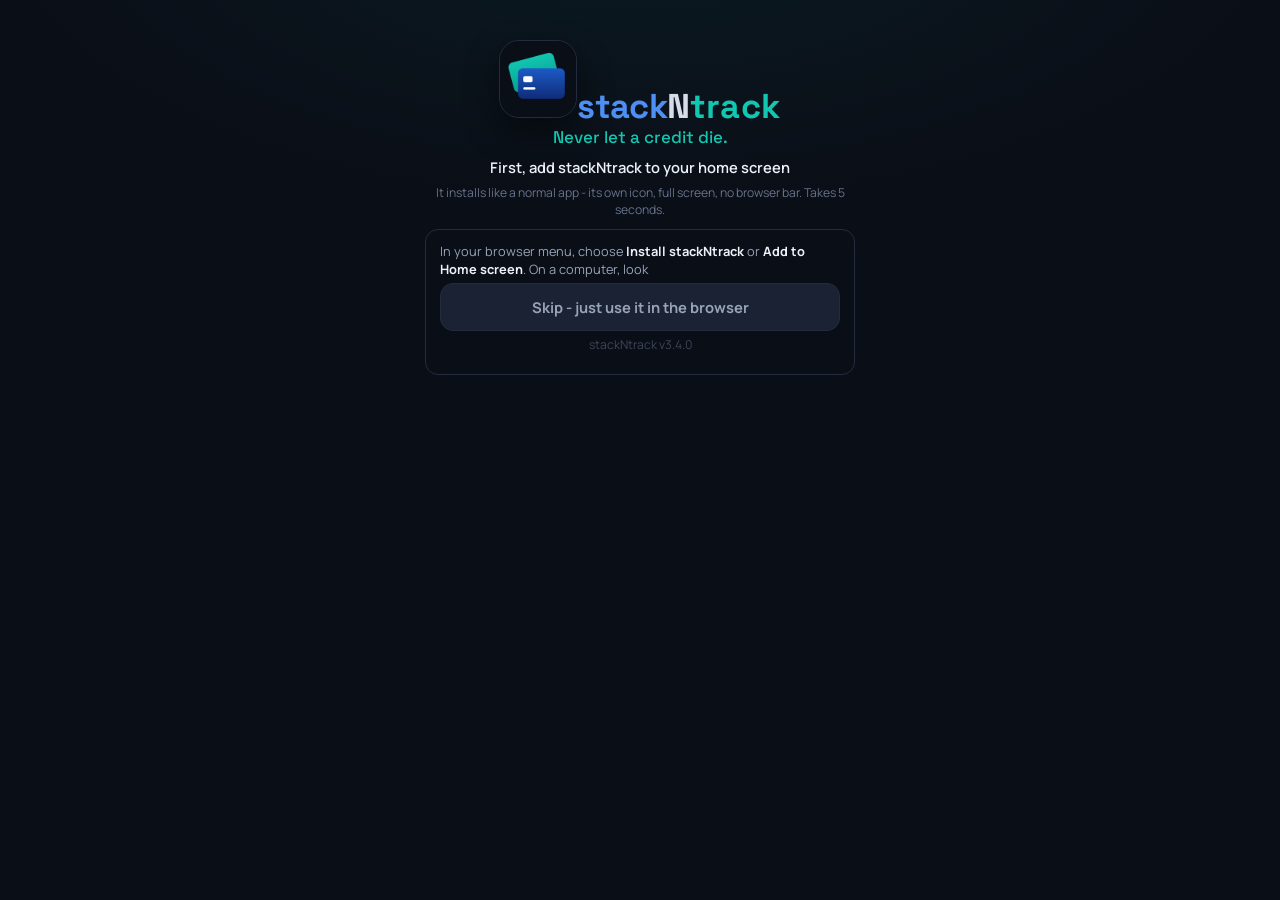
<file: index.html>
<!DOCTYPE html>
<html lang="en">
<head>
  <meta charset="utf-8">
  <meta name="viewport"
        content="width=device-width, initial-scale=1, viewport-fit=cover">
  <title>stackNtrack - never let a credit die</title>
  <meta name="description"
        content="Track every credit card benefit, credit, and free night you are owed - with deadlines and one-tap tracking.">
  <meta name="theme-color" content="#0A0E17">
  <link rel="manifest" href="manifest.webmanifest">
  <link rel="icon" type="image/png" sizes="192x192" href="icon-192.png">
  <link rel="apple-touch-icon" href="icon-192.png">
  <meta name="apple-mobile-web-app-capable" content="yes">
  <meta name="apple-mobile-web-app-status-bar-style"
        content="black-translucent">
  <meta name="apple-mobile-web-app-title" content="stackNtrack">
  <link rel="preconnect" href="https://fonts.googleapis.com">
  <link rel="preconnect" href="https://fonts.gstatic.com" crossorigin>
  <link href="https://fonts.googleapis.com/css2?family=Space+Grotesk:wght@500;600;700&family=Manrope:wght@400;500;600;700;800&display=swap"
        rel="stylesheet">
  <link rel="stylesheet" href="styles.css">
</head>
<body>
  <div id="app"><div class="hero" style="padding-top:4rem">
    <div class="wordmark"><span class="wm-1">stack</span><span
      class="wm-2">N</span><span class="wm-3">track</span></div>
    <div class="hero-sub">Loading&hellip;</div>
  </div></div>
  <div id="toast" class="toast"></div>
  <div id="modal-root"></div>

  <script src="supabase.js"></script>
  <script src="config.js"></script>
  <script src="logic.js"></script>
  <script src="app.js"></script>
  <script src="sw-register.js"></script>
</body>
</html>
</file>
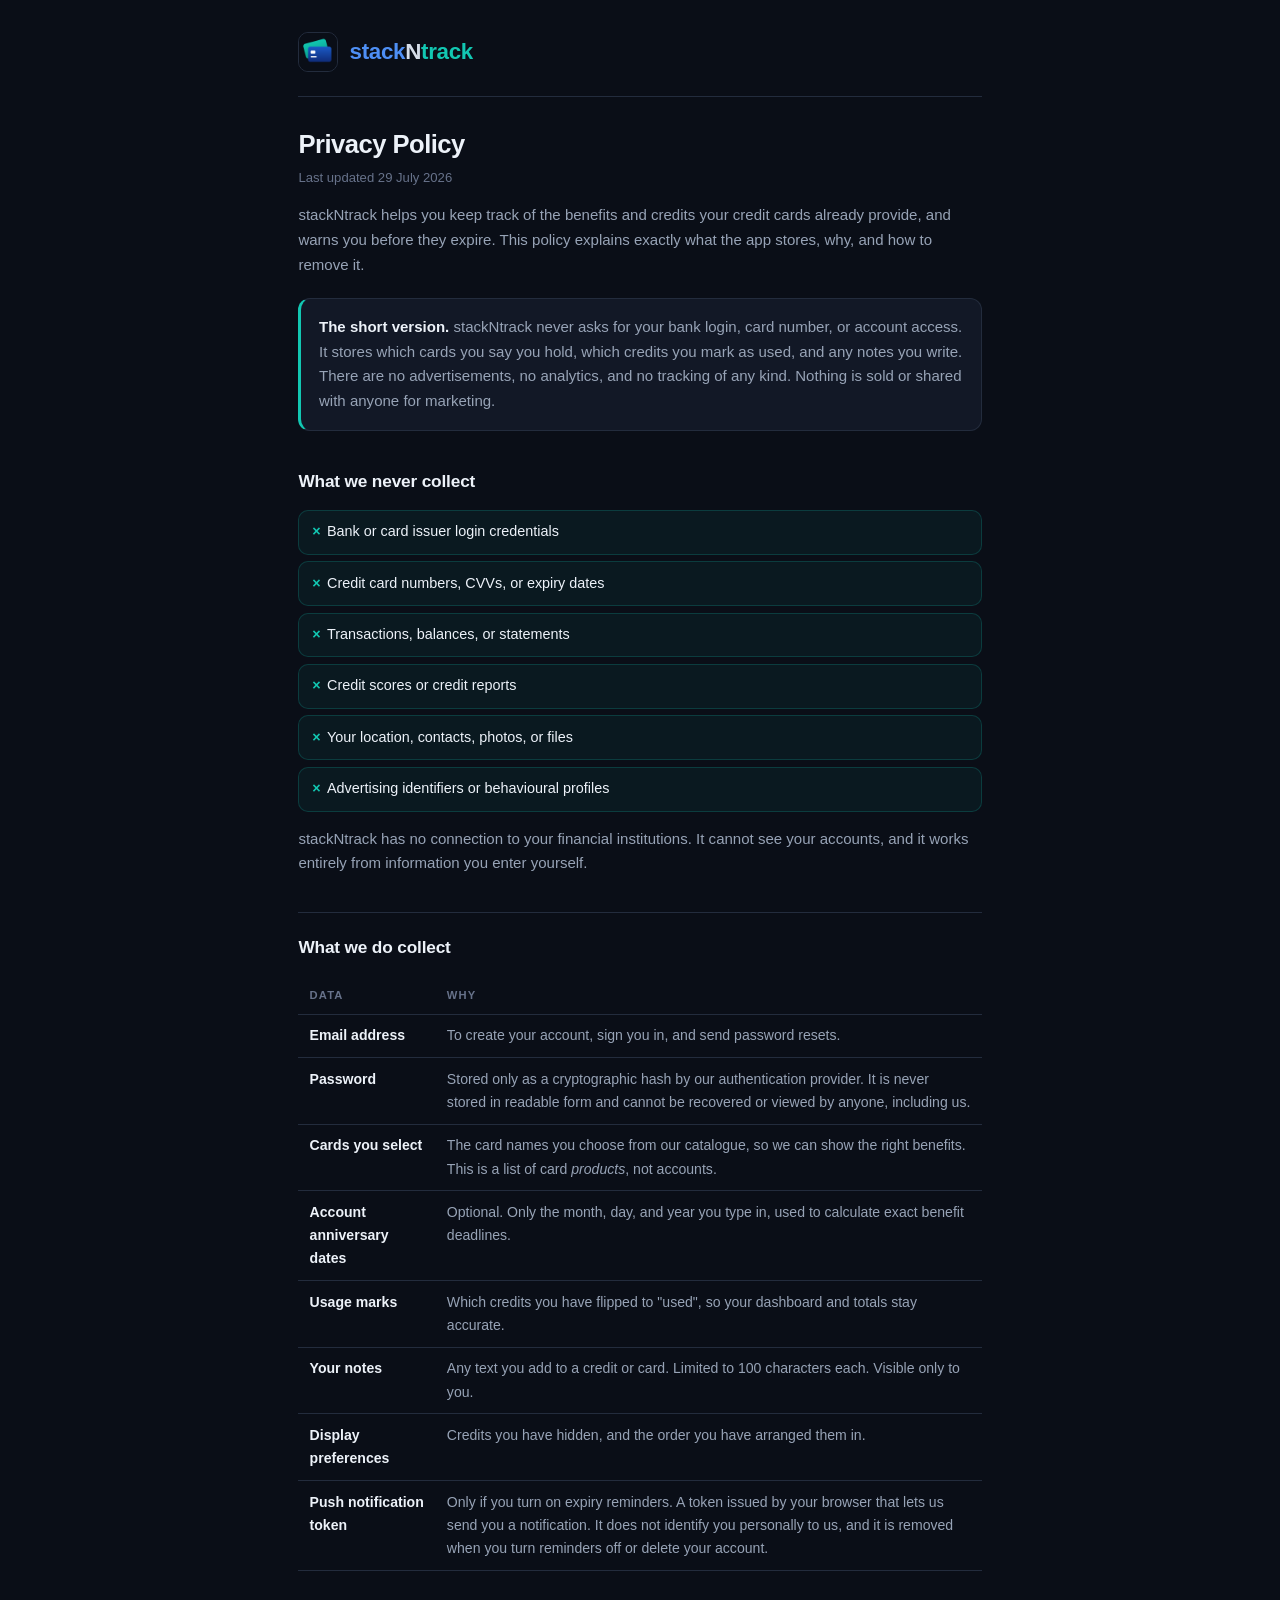
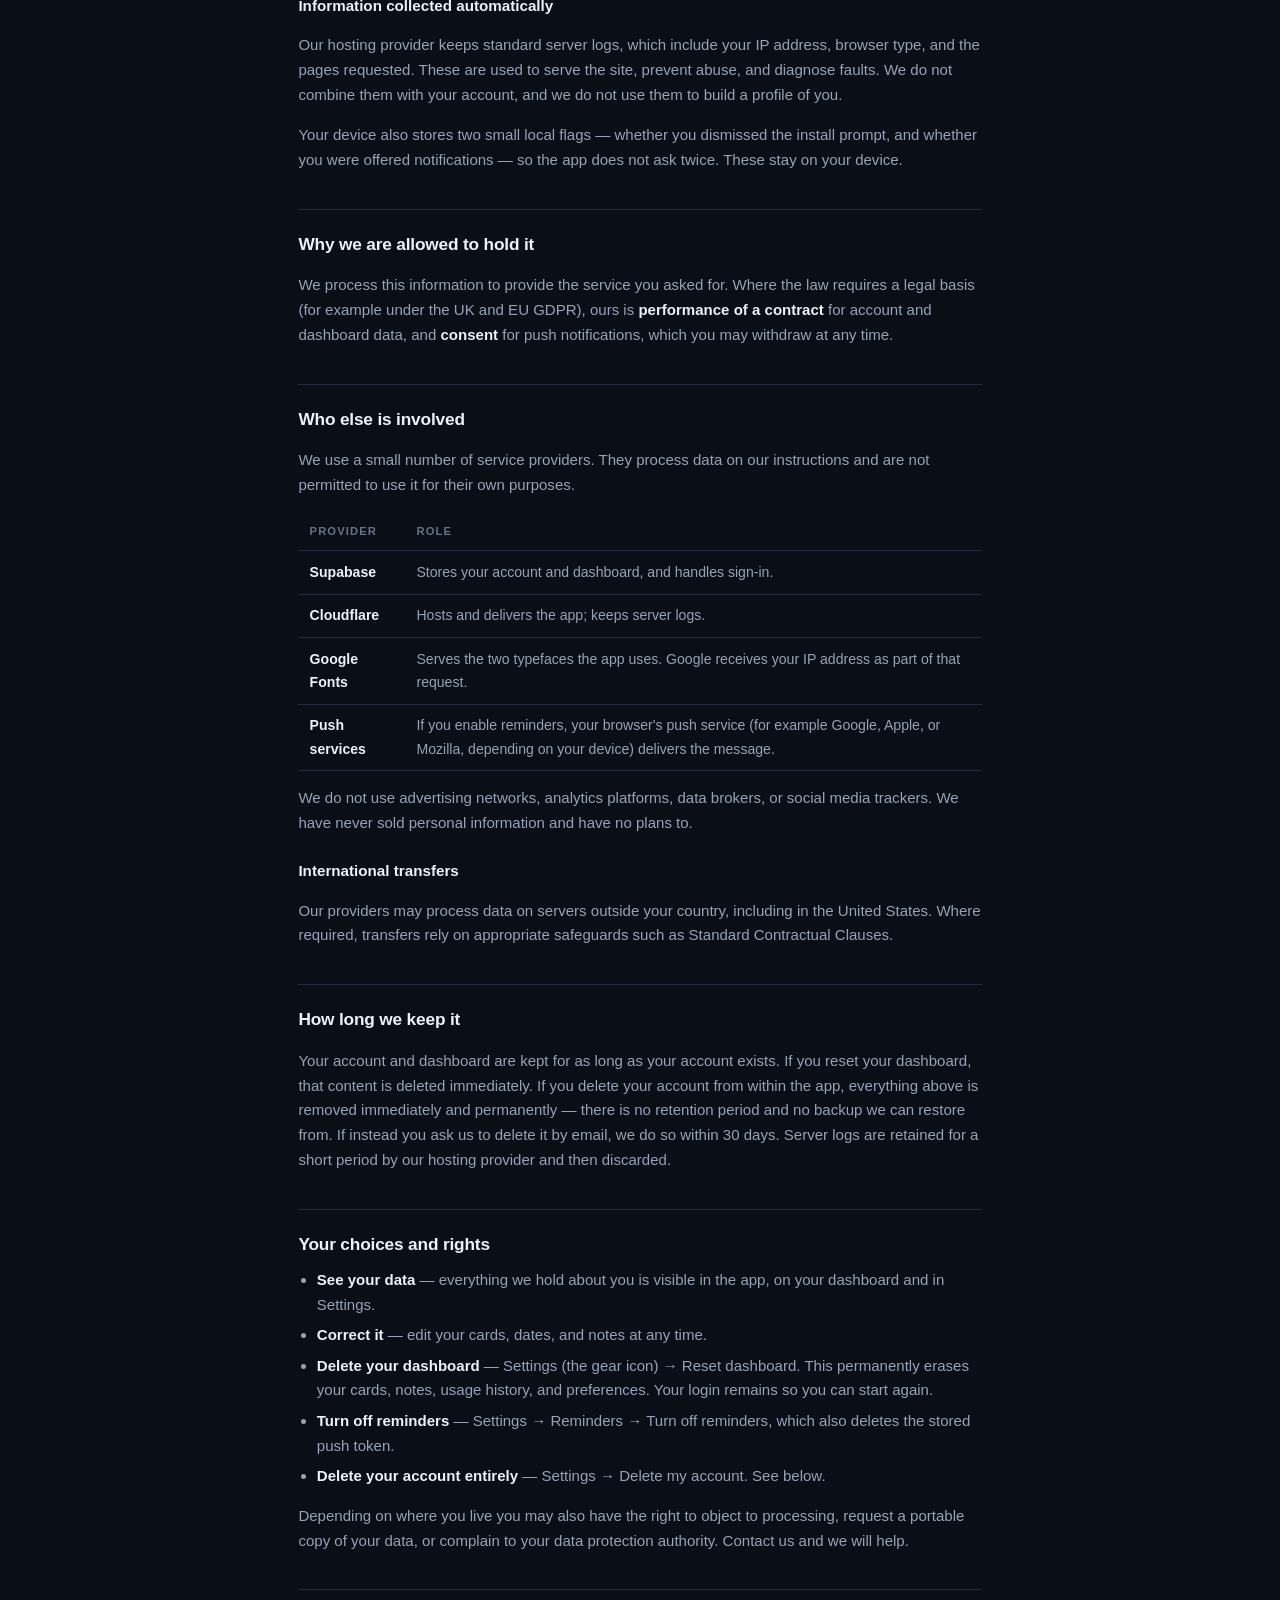
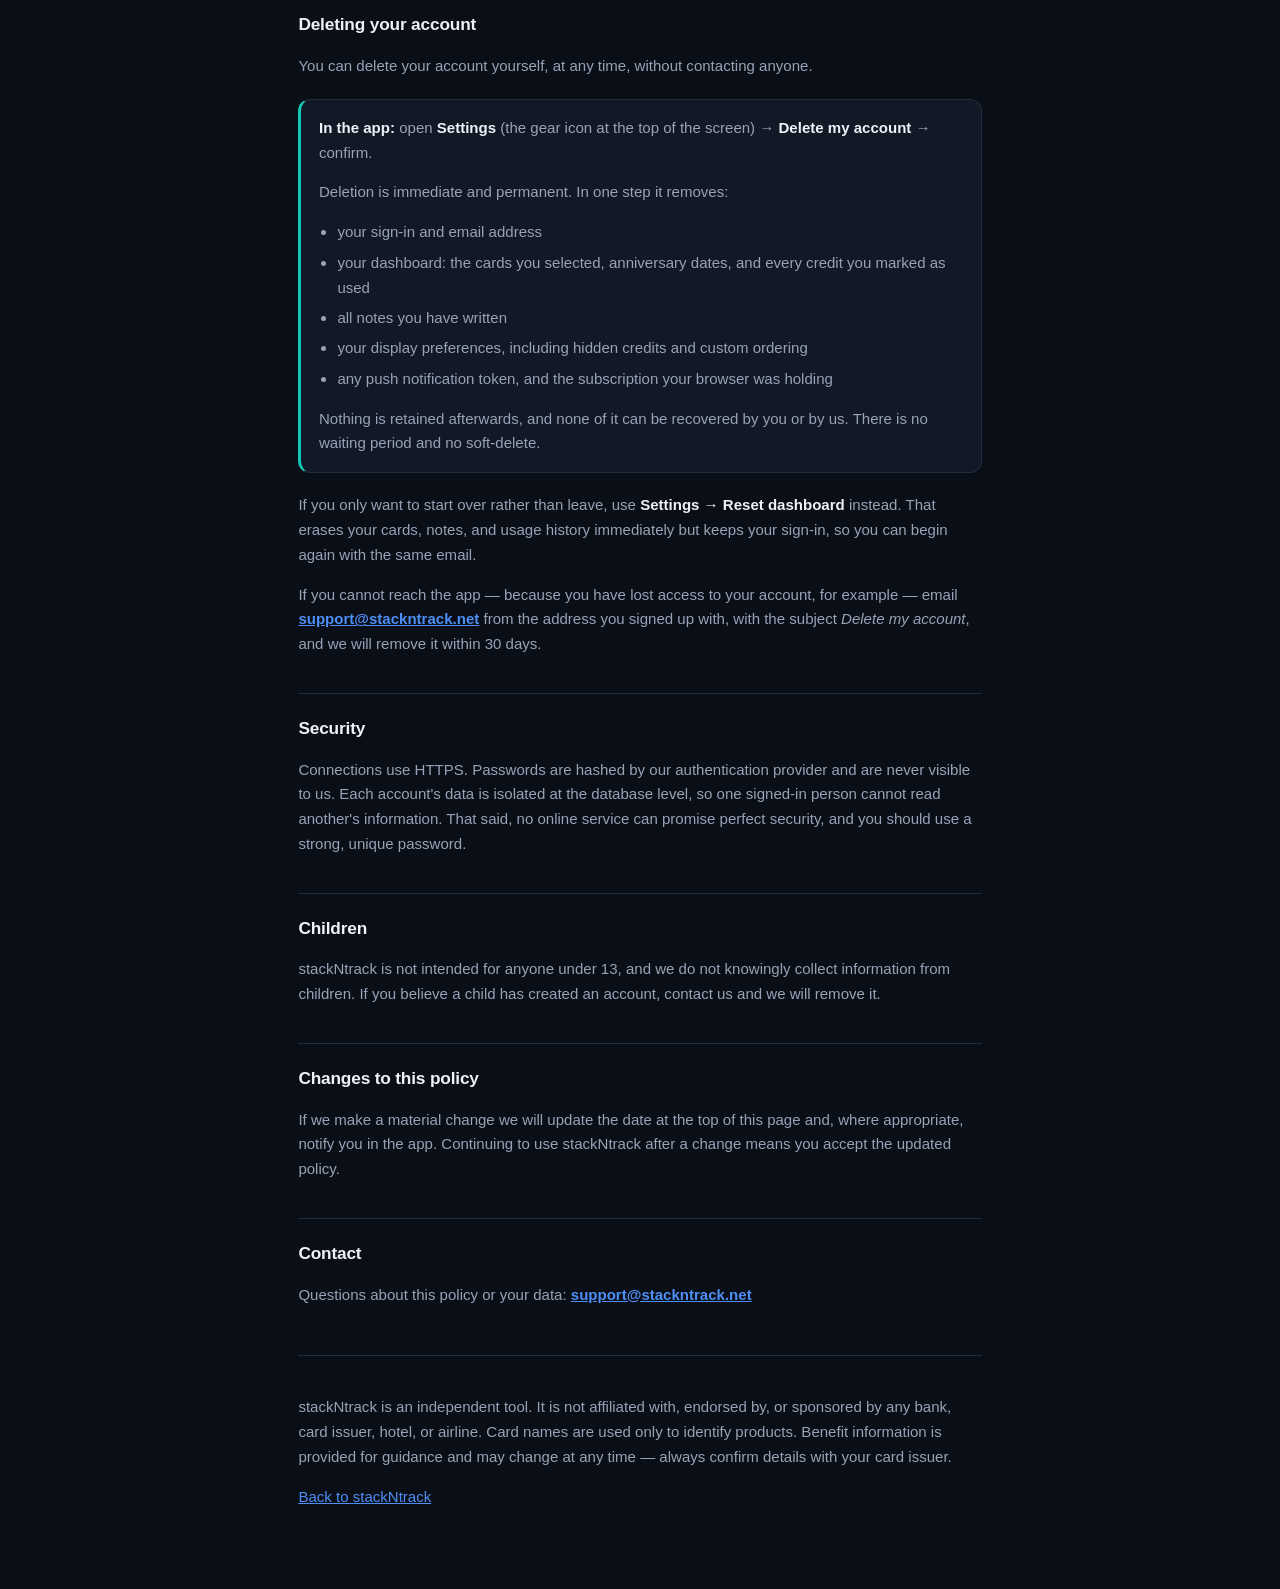
<file: privacy.html>
<!DOCTYPE html>
<html lang="en">
<head>
<meta charset="utf-8">
<meta name="viewport" content="width=device-width, initial-scale=1">
<title>Privacy Policy - stackNtrack</title>
<meta name="description" content="How stackNtrack handles your data. No bank logins, no trackers, no advertising.">
<meta name="theme-color" content="#0A0E17">
<link rel="icon" type="image/png" sizes="192x192" href="icon-192.png">
<style>
  :root{
    --felt:#0A0E17; --card:#121826; --hairline:#232C3D;
    --ink:#EDF2F9; --ink-dim:#97A3B6; --ink-faint:#67728A;
    --teal:#12C7B2; --blue:#4E8FF5; --silver:#D6DDE8; --amber:#F5A524;
  }
  *{box-sizing:border-box}
  html,body{margin:0;padding:0}
  body{
    background:radial-gradient(1100px 500px at 50% -10%,rgba(18,199,178,.07),transparent 60%),var(--felt);
    color:var(--ink);
    font-family:-apple-system,BlinkMacSystemFont,'Segoe UI',Roboto,sans-serif;
    font-size:16px; line-height:1.65; -webkit-font-smoothing:antialiased;
  }
  .page{max-width:720px;margin:0 auto;padding:2rem 1.15rem 4rem}
  header{padding-bottom:1.5rem;border-bottom:1px solid var(--hairline);margin-bottom:2rem}
  .brand{display:flex;align-items:center;gap:.7rem;text-decoration:none}
  .brand img{width:40px;height:40px;border-radius:10px;border:1px solid var(--hairline)}
  .wm{font-weight:800;font-size:1.4rem;letter-spacing:-.015em;line-height:1}
  .wm .a{color:var(--blue)} .wm .n{color:var(--silver)} .wm .b{color:var(--teal)}
  h1{font-size:1.6rem;letter-spacing:-.02em;margin:1.5rem 0 .35rem;line-height:1.25}
  .eff{font-size:.82rem;color:var(--ink-faint);margin:0}
  h2{font-size:1.08rem;margin:2.25rem 0 .6rem;letter-spacing:-.01em;
     padding-top:1.25rem;border-top:1px solid var(--hairline)}
  h2:first-of-type{border-top:none;padding-top:0}
  h3{font-size:.95rem;margin:1.4rem 0 .4rem;color:var(--ink)}
  p,li{color:var(--ink-dim);font-size:.94rem}
  ul{padding-left:1.15rem;margin:.5rem 0}
  li{margin:.35rem 0}
  strong{color:var(--ink)}
  a{color:var(--blue)}
  .callout{background:var(--card);border:1px solid var(--hairline);
    border-left:3px solid var(--teal);border-radius:12px;
    padding:1rem 1.1rem;margin:1.25rem 0}
  .callout p:last-child{margin-bottom:0}
  .callout p:first-child{margin-top:0}
  table{width:100%;border-collapse:collapse;margin:.9rem 0;font-size:.88rem}
  th,td{text-align:left;padding:.6rem .7rem;border-bottom:1px solid var(--hairline);
    vertical-align:top;color:var(--ink-dim)}
  th{color:var(--ink-faint);font-size:.7rem;text-transform:uppercase;
     letter-spacing:.1em;font-weight:700}
  code{background:#1B2333;border:1px solid var(--hairline);border-radius:5px;
    padding:.1rem .35rem;font-size:.85em;color:var(--silver)}
  footer{margin-top:3rem;padding-top:1.5rem;border-top:1px solid var(--hairline);
    font-size:.84rem;color:var(--ink-faint)}
  .never{display:grid;gap:.4rem;margin:.9rem 0}
  .never div{background:rgba(18,199,178,.06);border:1px solid rgba(18,199,178,.2);
    border-radius:10px;padding:.6rem .8rem;font-size:.9rem;color:var(--ink)}
  .never span{color:var(--teal);font-weight:800;margin-right:.4rem}
</style>
</head>
<body>
<div class="page">

<header>
  <a class="brand" href="./">
    <img src="icon-192.png" alt="">
    <span class="wm"><span class="a">stack</span><span class="n">N</span><span class="b">track</span></span>
  </a>
</header>

<h1>Privacy Policy</h1>
<p class="eff">Last updated 29 July 2026</p>

<p>stackNtrack helps you keep track of the benefits and credits your credit
cards already provide, and warns you before they expire. This policy
explains exactly what the app stores, why, and how to remove it.</p>

<div class="callout">
  <p><strong>The short version.</strong> stackNtrack never asks for your
  bank login, card number, or account access. It stores which cards you
  say you hold, which credits you mark as used, and any notes you write.
  There are no advertisements, no analytics, and no tracking of any kind.
  Nothing is sold or shared with anyone for marketing.</p>
</div>

<h2>What we never collect</h2>
<div class="never">
  <div><span>&times;</span>Bank or card issuer login credentials</div>
  <div><span>&times;</span>Credit card numbers, CVVs, or expiry dates</div>
  <div><span>&times;</span>Transactions, balances, or statements</div>
  <div><span>&times;</span>Credit scores or credit reports</div>
  <div><span>&times;</span>Your location, contacts, photos, or files</div>
  <div><span>&times;</span>Advertising identifiers or behavioural profiles</div>
</div>
<p>stackNtrack has no connection to your financial institutions. It cannot
see your accounts, and it works entirely from information you enter
yourself.</p>

<h2>What we do collect</h2>

<table>
  <tr><th>Data</th><th>Why</th></tr>
  <tr>
    <td><strong>Email address</strong></td>
    <td>To create your account, sign you in, and send password resets.</td>
  </tr>
  <tr>
    <td><strong>Password</strong></td>
    <td>Stored only as a cryptographic hash by our authentication
    provider. It is never stored in readable form and cannot be
    recovered or viewed by anyone, including us.</td>
  </tr>
  <tr>
    <td><strong>Cards you select</strong></td>
    <td>The card names you choose from our catalogue, so we can show the
    right benefits. This is a list of card <em>products</em>, not
    accounts.</td>
  </tr>
  <tr>
    <td><strong>Account anniversary dates</strong></td>
    <td>Optional. Only the month, day, and year you type in, used to
    calculate exact benefit deadlines.</td>
  </tr>
  <tr>
    <td><strong>Usage marks</strong></td>
    <td>Which credits you have flipped to "used", so your dashboard and
    totals stay accurate.</td>
  </tr>
  <tr>
    <td><strong>Your notes</strong></td>
    <td>Any text you add to a credit or card. Limited to 100 characters
    each. Visible only to you.</td>
  </tr>
  <tr>
    <td><strong>Display preferences</strong></td>
    <td>Credits you have hidden, and the order you have arranged them in.</td>
  </tr>
  <tr>
    <td><strong>Push notification token</strong></td>
    <td>Only if you turn on expiry reminders. A token issued by your
    browser that lets us send you a notification. It does not identify
    you personally to us, and it is removed when you turn reminders off or
    delete your account.</td>
  </tr>
</table>

<h3>Information collected automatically</h3>
<p>Our hosting provider keeps standard server logs, which include your IP
address, browser type, and the pages requested. These are used to serve
the site, prevent abuse, and diagnose faults. We do not combine them with
your account, and we do not use them to build a profile of you.</p>
<p>Your device also stores two small local flags — whether you dismissed
the install prompt, and whether you were offered notifications — so the
app does not ask twice. These stay on your device.</p>

<h2>Why we are allowed to hold it</h2>
<p>We process this information to provide the service you asked for. Where
the law requires a legal basis (for example under the UK and EU GDPR),
ours is <strong>performance of a contract</strong> for account and
dashboard data, and <strong>consent</strong> for push notifications, which
you may withdraw at any time.</p>

<h2>Who else is involved</h2>
<p>We use a small number of service providers. They process data on our
instructions and are not permitted to use it for their own purposes.</p>

<table>
  <tr><th>Provider</th><th>Role</th></tr>
  <tr><td><strong>Supabase</strong></td>
      <td>Stores your account and dashboard, and handles sign-in.</td></tr>
  <tr><td><strong>Cloudflare</strong></td>
      <td>Hosts and delivers the app; keeps server logs.</td></tr>
  <tr><td><strong>Google Fonts</strong></td>
      <td>Serves the two typefaces the app uses. Google receives your IP
      address as part of that request.</td></tr>
  <tr><td><strong>Push services</strong></td>
      <td>If you enable reminders, your browser's push service (for
      example Google, Apple, or Mozilla, depending on your device)
      delivers the message.</td></tr>
</table>

<p>We do not use advertising networks, analytics platforms, data brokers,
or social media trackers. We have never sold personal information and have
no plans to.</p>

<h3>International transfers</h3>
<p>Our providers may process data on servers outside your country,
including in the United States. Where required, transfers rely on
appropriate safeguards such as Standard Contractual Clauses.</p>

<h2>How long we keep it</h2>
<p>Your account and dashboard are kept for as long as your account exists.
If you reset your dashboard, that content is deleted immediately. If you
delete your account from within the app, everything above is removed
immediately and permanently — there is no retention period and no
backup we can restore from. If instead you ask us to delete it by email,
we do so within 30 days.
Server logs are retained for a short period by our hosting provider and
then discarded.</p>

<h2>Your choices and rights</h2>
<ul>
  <li><strong>See your data</strong> — everything we hold about you is
  visible in the app, on your dashboard and in Settings.</li>
  <li><strong>Correct it</strong> — edit your cards, dates, and notes at
  any time.</li>
  <li><strong>Delete your dashboard</strong> — Settings (the gear icon)
  &rarr; Reset dashboard. This permanently erases your cards, notes,
  usage history, and preferences. Your login remains so you can start
  again.</li>
  <li><strong>Turn off reminders</strong> — Settings &rarr; Reminders
  &rarr; Turn off reminders, which also deletes the stored push
  token.</li>
  <li><strong>Delete your account entirely</strong> — Settings &rarr; Delete my account. See below.</li>
</ul>
<p>Depending on where you live you may also have the right to object to
processing, request a portable copy of your data, or complain to your data
protection authority. Contact us and we will help.</p>

<h2>Deleting your account</h2>
<p>You can delete your account yourself, at any time, without contacting
anyone.</p>

<div class="callout">
  <p><strong>In the app:</strong> open <strong>Settings</strong> (the gear
  icon at the top of the screen) &rarr; <strong>Delete my account</strong>
  &rarr; confirm.</p>
  <p>Deletion is immediate and permanent. In one step it removes:</p>
  <ul>
    <li>your sign-in and email address</li>
    <li>your dashboard: the cards you selected, anniversary dates, and
    every credit you marked as used</li>
    <li>all notes you have written</li>
    <li>your display preferences, including hidden credits and custom
    ordering</li>
    <li>any push notification token, and the subscription your browser
    was holding</li>
  </ul>
  <p>Nothing is retained afterwards, and none of it can be recovered by
  you or by us. There is no waiting period and no soft-delete.</p>
</div>

<p>If you only want to start over rather than leave, use
<strong>Settings &rarr; Reset dashboard</strong> instead. That erases your
cards, notes, and usage history immediately but keeps your sign-in, so you
can begin again with the same email.</p>

<p>If you cannot reach the app — because you have lost access to
your account, for example — email
<strong><a href="mailto:support@stackntrack.net">support@stackntrack.net</a></strong>
from the address you signed up with, with the subject <em>Delete my
account</em>, and we will remove it within 30 days.</p>

<h2>Security</h2>
<p>Connections use HTTPS. Passwords are hashed by our authentication
provider and are never visible to us. Each account's data is isolated at
the database level, so one signed-in person cannot read another's
information. That said, no online service can promise perfect security,
and you should use a strong, unique password.</p>

<h2>Children</h2>
<p>stackNtrack is not intended for anyone under 13, and we do not
knowingly collect information from children. If you believe a child has
created an account, contact us and we will remove it.</p>

<h2>Changes to this policy</h2>
<p>If we make a material change we will update the date at the top of this
page and, where appropriate, notify you in the app. Continuing to use
stackNtrack after a change means you accept the updated policy.</p>

<h2>Contact</h2>
<p>Questions about this policy or your data:
<strong><a href="mailto:support@stackntrack.net">support@stackntrack.net</a></strong></p>

<footer>
  <p>stackNtrack is an independent tool. It is not affiliated with,
  endorsed by, or sponsored by any bank, card issuer, hotel, or airline.
  Card names are used only to identify products. Benefit information is
  provided for guidance and may change at any time — always confirm
  details with your card issuer.</p>
  <p><a href="./">Back to stackNtrack</a></p>
</footer>

</div>
</body>
</html>
</file>
<file: styles.css>
/* Bennys design system */
:root {
  --felt: #0A0E17; --card: #121826; --raise: #1A2233;
  --hairline: #232C3D; --ink: #EDF2F9; --ink-dim: #97A3B6;
  --ink-faint: #67728A;
  --teal: #12C7B2; --teal-deep: #0A8F80;
  --blue: #4E8FF5; --blue-deep: #14307D;
  --amber: #F5A524;
  --mint: #3DBE6B; --signal: #E0564F; --sky: #7FB4FF;
  --silver: #D6DDE8;
  --r-lg: 18px; --r-md: 13px; --r-pill: 999px;
  --display: 'Space Grotesk', 'Segoe UI', sans-serif;
  --ui: 'Manrope', -apple-system, 'Segoe UI', sans-serif;
}
* { box-sizing: border-box; }
html, body { margin: 0; padding: 0; }
body {
  font-family: var(--ui); color: var(--ink);
  background:
    radial-gradient(1100px 500px at 50% -10%, rgba(18,199,178,.07), transparent 60%),
    var(--felt);
  min-height: 100vh; -webkit-font-smoothing: antialiased;
}
#app { max-width: 460px; margin: 0 auto;
  padding: calc(.9rem + env(safe-area-inset-top)) .95rem
           calc(4.5rem + env(safe-area-inset-bottom)); }
a { color: var(--sky); }

/* ---------- brand / hero ---------- */
.brand { display: flex; align-items: center; gap: .7rem;
  margin: .2rem 0 .15rem; }
.brand-icon { width: 42px; height: 42px; border-radius: 11px;
  border: 1px solid var(--hairline); }
.brand-name { font-family: var(--display); font-weight: 700;
  font-size: 1.55rem; line-height: 1; letter-spacing: -.01em; }
.brand-tag { font-size: .76rem; color: var(--ink-dim); margin-top: .2rem; }
.hint { font-size: .76rem; color: var(--ink-faint); margin: .25rem 0 .55rem; }
.hero { text-align: center; padding: 1.6rem .5rem .9rem; }
.hero-icon { width: 78px; height: 78px; border-radius: 20px;
  border: 1px solid var(--hairline);
  box-shadow: 0 14px 34px rgba(0,0,0,.45); }
.hero-name { font-family: var(--display); font-weight: 700;
  font-size: 2.35rem; margin-top: .7rem; letter-spacing: -.02em; }
.hero-thesis { font-family: var(--display); font-weight: 500;
  font-size: 1.06rem; color: var(--teal); margin-top: .15rem; }
.hero-sub { font-size: .86rem; color: var(--ink-dim); line-height: 1.55;
  max-width: 330px; margin: .55rem auto 0; }
.sub { font-size: .8rem; color: var(--ink-dim); margin: 0 0 .4rem; }
.sub b { color: var(--ink); }
.err { color: #ff8f88; font-size: .8rem; margin: .3rem 0; min-height: 1em; }
.ok { color: #6fd39a; font-size: .8rem; margin: .3rem 0; }

/* ---------- inputs & buttons ---------- */
input[type=text], input[type=email], input[type=password], select {
  width: 100%; background: var(--card); color: var(--ink);
  border: 1px solid var(--hairline); border-radius: var(--r-md);
  padding: .72rem .95rem; font-size: 16px; font-family: var(--ui);
  outline: none; transition: border-color .15s, box-shadow .15s;
  appearance: none; -webkit-appearance: none;
}
input:focus, select:focus {
  border-color: var(--teal);
  box-shadow: 0 0 0 3px rgba(18,199,178,.18);
}
input::placeholder { color: var(--ink-faint); }
select { background-image:
  linear-gradient(45deg, transparent 50%, var(--ink-dim) 50%),
  linear-gradient(135deg, var(--ink-dim) 50%, transparent 50%);
  background-position: calc(100% - 18px) 55%, calc(100% - 13px) 55%;
  background-size: 5px 5px; background-repeat: no-repeat; }
.field { margin: .45rem 0; }
label.small { display:block; font-size:.7rem; color:var(--ink-faint);
  margin: 0 0 .2rem .2rem; text-transform: uppercase;
  letter-spacing: .08em; font-weight: 700; }
button {
  width: 100%; border-radius: var(--r-md); padding: .7rem .6rem;
  min-height: 48px; font-family: var(--ui); font-weight: 700;
  font-size: .92rem; cursor: pointer;
  background: linear-gradient(180deg, #17D8C1, #0FA894);
  color: #04211D; border: 1px solid var(--teal-deep);
  box-shadow: inset 0 1px 0 rgba(255,255,255,.35),
              0 6px 16px rgba(0,0,0,.35);
  transition: filter .12s, transform .12s; margin: .3rem 0 .1rem;
}
button:hover { filter: brightness(1.05); transform: translateY(-1px); }
button:disabled { background: var(--raise); color: var(--ink-faint);
  border-color: var(--hairline); box-shadow: none; cursor: default;
  transform: none; filter: none; }
button.ghost { background: var(--raise); color: var(--ink-dim);
  border-color: var(--hairline); box-shadow: none; }
button.ghost:hover { color: var(--ink); filter: none; }
button.danger { background: linear-gradient(180deg, #E9766F, #CE4A42);
  border-color: #A33630; color: #FFF3F1; }
button.link { background: none; border: none; box-shadow: none;
  color: var(--sky); min-height: 0; padding: .3rem; width: auto;
  font-weight: 600; font-size: .8rem; }
button.link:hover { transform: none; filter: none;
  text-decoration: underline; }
.row2 { display: flex; gap: .55rem; }
.row2 > * { flex: 1; }

/* ---------- auth tabs ---------- */
.authtabs { display: flex; gap: 7px; margin: .6rem 0 .4rem; }
.authtabs button { min-height: 44px; margin: 0;
  background: var(--card); color: var(--ink-dim);
  border: 1px solid var(--hairline); box-shadow: none;
  border-top: 2px solid var(--hairline); font-size: .85rem; }
.authtabs button.active {
  background: linear-gradient(180deg, #07231F, #061A18);
  border-color: rgba(18,199,178,.45);
  border-top: 2px solid var(--teal); color: var(--teal); }

/* ---------- card strip ---------- */
.strip { display: flex; gap: 7px; overflow-x: auto; padding: 8px 2px 10px;
  -webkit-overflow-scrolling: touch; scrollbar-width: none; }
.strip::-webkit-scrollbar { display: none; }
.chip { flex: 0 0 auto; background: var(--card); color: var(--ink-dim);
  border: 1px solid var(--hairline); border-top: 2px solid var(--hairline);
  border-radius: var(--r-md); padding: 10px 15px; min-height: 44px;
  font-weight: 600; font-size: .83rem; white-space: nowrap;
  cursor: pointer; box-shadow: none; width: auto; margin: 0;
  transition: color .15s, border-color .15s; }
.chip:hover { transform: none; filter: none; }
.chip.active { background: linear-gradient(180deg, #07231F, #061A18);
  border-color: rgba(18,199,178,.45);
  border-top: 2px solid var(--teal); color: var(--teal); }

/* ---------- card hero / stats ---------- */
.card-hero { background: linear-gradient(160deg, #1C2334 0%, #131826 70%);
  border: 1px solid var(--hairline); border-radius: var(--r-lg);
  padding: 1rem 1.05rem .95rem; margin: .25rem 0 .5rem; }
.h-name { font-family: var(--display); font-weight: 700;
  font-size: 1.18rem; letter-spacing: -.01em; }
.h-meta { font-size: .75rem; color: var(--ink-dim); margin-top: .2rem; }
.h-stats { font-size: .78rem; color: var(--teal); font-weight: 600;
  margin-top: .5rem; }
.stat-row { display: flex; gap: .55rem; margin: .5rem 0 .25rem; }
.stat-box { flex: 1; background: var(--card);
  border: 1px solid var(--hairline); border-radius: var(--r-md);
  padding: .6rem .2rem .5rem; text-align: center; }
.stat-num { font-family: var(--display); font-weight: 700;
  font-size: 1.18rem; }
.stat-num.gold { color: var(--teal); }
.stat-num.green { color: #4FD08A; }
.stat-lab { font-size: .6rem; color: var(--ink-faint);
  text-transform: uppercase; letter-spacing: .09em; margin-top: .1rem; }

/* ---------- benefit cards ---------- */
.benefit-card { background: linear-gradient(165deg, #171D2C 0%, #12172294 85%);
  border: 1px solid var(--hairline); border-radius: var(--r-lg);
  padding: .9rem 1rem .75rem; margin: .6rem 0 .2rem;
  transition: transform .12s ease, border-color .15s; }
@media (hover:hover) {
  .benefit-card:hover { transform: translateY(-1px);
    border-color: #33405A; }
}
.benefit-card.urgent { border-left: 3px solid var(--amber);
  box-shadow: 0 0 22px rgba(245,165,36,.12); }
.benefit-card.used { opacity: .5; filter: grayscale(.35); }
.benefit-card.used .bc-value { color: var(--ink-faint);
  text-decoration: line-through; text-shadow: none; }
.bc-top { display: flex; justify-content: space-between;
  align-items: flex-start; gap: .6rem; }
.card-name { font-size: .66rem; font-weight: 700; letter-spacing: .11em;
  text-transform: uppercase; color: var(--teal-deep);
  padding-top: .2rem; }
.bc-value { font-family: var(--display); font-weight: 700;
  font-size: 1.45rem; line-height: 1; color: var(--teal);
  text-shadow: 0 1px 0 rgba(255,255,255,.14), 0 -1px 0 rgba(0,0,0,.55);
  white-space: nowrap; }
.benefit-name { font-size: .99rem; font-weight: 700; line-height: 1.32;
  margin: .3rem 0; }
.benefit-desc { font-size: .8rem; color: var(--ink-dim);
  line-height: 1.5; }
.benefit-meta { display: flex; flex-wrap: wrap; gap: .35rem;
  margin-bottom: .4rem; }
.pill { font-size: .67rem; font-weight: 600; padding: .2rem .6rem;
  border-radius: var(--r-pill); background: #1D2434;
  color: var(--ink-dim); border: 1px solid var(--hairline); }
.pill.days-ok { color: var(--sky); }
.pill.days-warn { color: var(--amber);
  border-color: rgba(245,165,36,.5); }
.pill.days-expired { color: var(--signal);
  border-color: rgba(224,86,79,.4); }
@keyframes pulsewarn {
  0%,100% { opacity: 1; text-shadow: 0 0 14px rgba(245,165,36,.55); }
  50% { opacity: .45; text-shadow: none; }
}
.expires-soon { animation: pulsewarn 2.2s ease-in-out infinite;
  color: var(--amber); font-weight: 800; font-size: .72rem;
  letter-spacing: .06em; }

/* ---------- toggles ---------- */
.tgrow { display: flex; align-items: center; gap: .55rem;
  margin: .35rem 0; }
.tglabel { font-size: .84rem; font-weight: 600; }
.switch { position: relative; width: 46px; height: 26px; flex: 0 0 auto; }
.switch input { opacity: 0; width: 0; height: 0; }
.track { position: absolute; inset: 0; border-radius: var(--r-pill);
  background: var(--signal); transition: background-color .15s;
  cursor: pointer; }
.track::before { content: ""; position: absolute; width: 20px;
  height: 20px; border-radius: 50%; background: #fff; top: 3px;
  left: 3px; transition: transform .15s; }
.switch input:checked + .track { background: var(--mint); }
.switch input:checked + .track::before { transform: translateX(20px); }
.switch input:focus-visible + .track {
  box-shadow: 0 0 0 3px rgba(18,199,178,.32); }
.pergrid { display: grid; grid-template-columns: repeat(4, 1fr);
  gap: .3rem .45rem; margin: .3rem 0 .1rem; }
.pergrid.cols2 { grid-template-columns: repeat(2, 1fr); }
.pcell { display: flex; align-items: center; gap: .4rem;
  padding: 2px 6px; border-radius: var(--r-md); }
.pcell .tglabel { font-size: .78rem; }
@keyframes glowwrap {
  0%,100% { box-shadow: 0 0 0 0 rgba(245,165,36,0); }
  50% { box-shadow: 0 0 16px 2px rgba(245,165,36,.32); }
}
.pcell.flash { animation: glowwrap 2.2s ease-in-out infinite;
  background: rgba(245,165,36,.06); }
.pcell.flash .tglabel { color: var(--amber); }

/* ---------- picker (searchable multiselect) ---------- */
.picker-tags { display: flex; flex-wrap: wrap; gap: .35rem;
  margin: .4rem 0; }
.tag { display: inline-flex; align-items: center; gap: .35rem;
  background: linear-gradient(180deg, #0C2B28, #08201E);
  border: 1px solid rgba(183,143,46,.55); color: #EBDCA8;
  border-radius: var(--r-pill); padding: .28rem .65rem;
  font-size: .78rem; font-weight: 600; }
.tag button { all: unset; cursor: pointer; color: #EBDCA8;
  font-weight: 800; padding: 0 .1rem; }
.picker-list { background: var(--raise);
  border: 1px solid var(--hairline); border-radius: var(--r-md);
  max-height: 265px; overflow-y: auto; margin-top: .3rem; }
.picker-item { padding: .6rem .8rem; font-size: .85rem;
  cursor: pointer; border-bottom: 1px solid #202839; }
.picker-item:last-child { border-bottom: none; }
.picker-item:hover, .picker-item:active { background: #232C41; }
.picker-item .fee { color: var(--ink-faint); font-size: .75rem; }
.picker-empty { padding: .7rem .8rem; color: var(--ink-faint);
  font-size: .8rem; }

/* ---------- sections / modal / toast ---------- */
.section { border: 1px solid var(--hairline); border-radius: var(--r-md);
  padding: .75rem .85rem; margin: .7rem 0; }
.section > summary { cursor: pointer; font-weight: 600;
  color: var(--ink-dim); font-size: .88rem; }
.section[open] > summary { color: var(--teal);
  margin-bottom: .5rem; }
.modal-back { position: fixed; inset: 0; background: rgba(5,7,12,.72);
  display: flex; align-items: center; justify-content: center;
  padding: calc(1rem + env(safe-area-inset-top)) 1rem
           calc(1rem + env(safe-area-inset-bottom)); z-index: 50; }
.modal { background: var(--card); border: 1px solid var(--hairline);
  border-radius: var(--r-lg); padding: 1.1rem 1.1rem .9rem;
  width: 100%; max-width: 400px;
  box-shadow: 0 24px 60px rgba(0,0,0,.55); }
.modal h3 { margin: 0 0 .5rem; font-family: var(--display);
  font-size: 1.1rem; }
.toast { position: fixed; left: 50%; transform: translateX(-50%);
  bottom: calc(1.2rem + env(safe-area-inset-bottom));
  background: var(--raise); border: 1px solid var(--hairline);
  color: var(--ink); border-radius: var(--r-pill);
  padding: .55rem 1.1rem; font-size: .82rem; font-weight: 600;
  z-index: 60; box-shadow: 0 10px 30px rgba(0,0,0,.5);
  opacity: 0; transition: opacity .25s; pointer-events: none; }
.toast.show { opacity: 1; }
.toast.bad { border-color: rgba(224,86,79,.5); color: #ff9d96; }
.empty-note { font-size: .83rem; color: var(--ink-dim);
  margin-top: .9rem; }
.searchbar { margin: .35rem 0 .1rem; }
.savedot { display:inline-block; width:8px; height:8px;
  border-radius:50%; background: var(--mint); margin-left:.4rem;
  vertical-align: middle; transition: background .2s; }
.savedot.saving { background: var(--teal); }
.savedot.bad { background: var(--signal); }
.spacer { height: .6rem; }
hr.thin { border: none; border-top: 1px solid var(--hairline);
  margin: .8rem 0; }

@media (prefers-reduced-motion: reduce) {
  * { animation: none !important; transition: none !important; }
}

/* ---------- in-card actions row ---------- */
.bc-foot { display: flex; align-items: center; gap: .5rem;
  flex-wrap: wrap; margin-top: .6rem; padding-top: .55rem;
  border-top: 1px solid var(--hairline); }
.bc-toggle { flex: 1 1 auto; min-width: 0; }
.bc-toggle .tgrow, .bc-toggle .pergrid { margin: 0; }
.bc-x { flex: 0 0 auto; margin: 0 0 0 auto; width: 34px; height: 34px;
  min-height: 34px; padding: 0; border-radius: 50%;
  background: transparent; border: 1px solid var(--hairline);
  color: var(--ink-faint); font-size: 1.15rem; font-weight: 600;
  line-height: 1; box-shadow: none; }
.bc-x:hover { background: rgba(224,86,79,.12); color: var(--signal);
  border-color: rgba(224,86,79,.5); transform: none; filter: none; }
.benefit-card.used .bc-x { opacity: .8; }

/* ---------- removed-benefit restore rows ---------- */
.hidrow { display: flex; align-items: center; gap: .6rem;
  padding: .5rem 0; border-bottom: 1px solid #202839; }
.hidrow:last-of-type { border-bottom: none; }
.hidname { flex: 1 1 auto; font-size: .85rem; font-weight: 600;
  line-height: 1.3; }
.hidcard { font-size: .68rem; font-weight: 600; letter-spacing: .09em;
  text-transform: uppercase; color: var(--teal-deep);
  margin-top: .15rem; }
.hidbtn { flex: 0 0 auto; width: auto; min-height: 36px;
  padding: .35rem .8rem; font-size: .78rem; margin: 0; }

/* ---------- stackNtrack wordmark ---------- */
/* Horizontal lockup. "track" carries a touch of extra letter-spacing
   because r and t are narrow in Space Grotesk - without it the second
   word optically reads smaller than the first. */
.wordmark { display: inline-flex; align-items: baseline;
  white-space: nowrap; font-family: var(--display); font-weight: 700;
  line-height: 1; margin-top: .8rem;
  font-size: clamp(1.7rem, 8.5vw, 2.15rem); }
.wm-1 { color: var(--blue); letter-spacing: -.02em; }
.wm-2 { color: var(--silver); letter-spacing: -.01em; }
.wm-3 { color: var(--teal); letter-spacing: .012em; }
.wm-inline { display: inline-flex; align-items: baseline;
  white-space: nowrap; font-family: var(--display); font-weight: 700;
  font-size: 1.42rem; line-height: 1; }
.wm-inline .a { color: var(--blue); letter-spacing: -.02em; }
.wm-inline .n { color: var(--silver); letter-spacing: -.01em; }
.wm-inline .b { color: var(--teal); letter-spacing: .012em; }

/* ---------- value progress ---------- */
.vwrap { margin: .55rem 0 .1rem; }
.vbar { height: 6px; border-radius: var(--r-pill); background: #1D2434;
  border: 1px solid var(--hairline); overflow: hidden; }
.vbar > i { display: block; height: 100%; border-radius: var(--r-pill);
  background: linear-gradient(90deg, var(--teal), var(--blue));
  transition: width .25s ease; }
.vlab { font-size: .72rem; color: var(--ink-dim); margin-top: .3rem;
  line-height: 1.35; }
.vlab b { color: var(--teal); font-weight: 700; }
.vlab.solo { margin-top: .5rem; }
.card-hero .vwrap { margin-top: .7rem; }
.benefit-card.used .vbar > i { filter: grayscale(.6); }

.pill.period { color: var(--amber); font-weight: 700;
  border-color: rgba(245,165,36,.5); background: rgba(245,165,36,.08); }

/* ---------- notes ---------- */
.note, .pinned { display: flex; align-items: flex-start; gap: .45rem;
  margin-top: .55rem; padding: .5rem .6rem; border-radius: var(--r-md);
  background: rgba(78,143,245,.07);
  border: 1px solid rgba(78,143,245,.22);
  font-size: .78rem; line-height: 1.4; color: var(--ink);
  cursor: pointer; transition: border-color .15s, background .15s; }
.note:hover, .pinned:hover { background: rgba(78,143,245,.11);
  border-color: rgba(78,143,245,.42); }
.note-pin { flex: 0 0 auto; opacity: .75; font-size: .8rem;
  line-height: 1.45; }
.note-text { flex: 1 1 auto; min-width: 0; word-break: break-word; }
.note-edit { flex: 0 0 auto; opacity: .5; font-size: .75rem; }
.pinned { margin-top: .7rem; background: rgba(18,199,178,.08);
  border-color: rgba(18,199,178,.28); }
.pinned:hover { background: rgba(18,199,178,.13);
  border-color: rgba(18,199,178,.5); }
.benefit-card.used .note { opacity: .6; }

.addnote { width: auto; min-height: 34px; margin: .7rem 0 0;
  padding: .3rem .7rem; font-size: .73rem; font-weight: 600;
  background: transparent; color: var(--ink-faint);
  border: 1px dashed var(--hairline); box-shadow: none;
  border-radius: var(--r-pill); }
.addnote:hover { color: var(--teal); border-color: rgba(18,199,178,.5);
  background: rgba(18,199,178,.06); transform: none; filter: none; }

.bc-note { flex: 0 0 auto; margin: 0 0 0 auto; width: 34px; height: 34px;
  min-height: 34px; padding: 0; border-radius: 50%;
  background: transparent; border: 1px solid var(--hairline);
  color: var(--ink-faint); font-size: 1rem; font-weight: 600;
  line-height: 1; box-shadow: none; }
.bc-note:hover { background: rgba(78,143,245,.14); color: var(--blue);
  border-color: rgba(78,143,245,.5); transform: none; filter: none; }
.bc-foot .bc-x { margin-left: .4rem; }

/* ---------- note editor ---------- */
.notebox { width: 100%; background: var(--card); color: var(--ink);
  border: 1px solid var(--hairline); border-radius: var(--r-md);
  padding: .7rem .85rem; font-size: 16px; font-family: var(--ui);
  line-height: 1.45; outline: none; resize: none; margin-top: .5rem;
  transition: border-color .15s, box-shadow .15s; }
.notebox:focus { border-color: var(--teal);
  box-shadow: 0 0 0 3px rgba(18,199,178,.18); }
.notebox::placeholder { color: var(--ink-faint); }
.notecount { text-align: right; font-size: .68rem; color: var(--ink-faint);
  margin: .25rem .1rem .55rem; font-variant-numeric: tabular-nums; }

/* ---------- card hero tagline ---------- */
.h-tag { font-family: var(--display); font-weight: 500; font-size: .84rem;
  color: var(--teal); margin-top: .15rem; letter-spacing: .01em; }

/* ---------- settings gear ---------- */
.brand { position: relative; }
.gear { flex: 0 0 auto; margin: 0 0 0 auto; width: 40px; height: 40px;
  min-height: 40px; padding: 0; border-radius: 50%;
  background: var(--card); border: 1px solid var(--hairline);
  color: var(--ink-dim); font-size: 1.15rem; line-height: 1;
  box-shadow: none; align-self: center; }
.gear:hover { color: var(--teal); border-color: rgba(18,199,178,.5);
  transform: none; filter: none; }

/* ---------- settings sheet ---------- */
.modal.sheet { max-width: 440px; max-height: 88vh; padding: 0;
  display: flex; flex-direction: column; overflow: hidden; }
.sheet-head { display: flex; align-items: center; gap: .6rem;
  padding: 1rem 1.1rem .75rem; border-bottom: 1px solid var(--hairline);
  flex: 0 0 auto; }
.sheet-head h3 { margin: 0; flex: 1 1 auto; }
.sheet-x { flex: 0 0 auto; width: 34px; height: 34px; min-height: 34px;
  padding: 0; margin: 0; border-radius: 50%; background: transparent;
  border: 1px solid var(--hairline); color: var(--ink-dim);
  font-size: 1.2rem; line-height: 1; box-shadow: none; }
.sheet-x:hover { color: var(--ink); transform: none; filter: none; }
.sheet-body { flex: 1 1 auto; overflow-y: auto; padding: .35rem 1.1rem 1rem;
  -webkit-overflow-scrolling: touch; }
.set-sec { padding: .85rem 0; border-bottom: 1px solid var(--hairline); }
.set-sec:last-child { border-bottom: none; }
.set-lab { font-size: .66rem; font-weight: 700; letter-spacing: .12em;
  text-transform: uppercase; color: var(--teal-deep); margin-bottom: .4rem; }

/* ---------- help accordion ---------- */
.qa { border: 1px solid var(--hairline); border-radius: var(--r-md);
  margin: .35rem 0; background: var(--raise); }
.qa > summary { cursor: pointer; padding: .6rem .75rem; font-size: .84rem;
  font-weight: 600; color: var(--ink-dim); list-style: none; }
.qa > summary::-webkit-details-marker { display: none; }
.qa > summary::after { content: "+"; float: right; color: var(--ink-faint);
  font-weight: 700; }
.qa[open] > summary { color: var(--teal); }
.qa[open] > summary::after { content: "\2212"; }
.qa-a { padding: 0 .75rem .7rem; font-size: .79rem; line-height: 1.55;
  color: var(--ink-dim); }

/* ---------- drag to reorder ---------- */
.benefit-card.draggable { position: relative; padding-left: 1.85rem; }
.bc-grip { position: absolute; left: .3rem; top: .55rem; bottom: .55rem;
  width: 1.3rem; display: flex; align-items: center; justify-content: center;
  color: var(--ink-faint); font-size: .8rem; letter-spacing: -.18em;
  cursor: grab; touch-action: none; user-select: none;
  -webkit-user-select: none; border-radius: var(--r-md);
  transition: color .15s, background .15s; }
.bc-grip:hover { color: var(--teal); background: rgba(18,199,178,.07); }
.benefit-card.dragging { opacity: .93; cursor: grabbing;
  border-color: var(--teal); box-shadow: 0 14px 34px rgba(0,0,0,.5),
  0 0 0 1px rgba(18,199,178,.35); z-index: 20; position: relative; }
.benefit-card.dragging .bc-grip { color: var(--teal); cursor: grabbing; }
.benefit-list.dragging-active .benefit-card:not(.dragging) {
  transition: transform .18s ease; }
.benefit-list.dragging-active { cursor: grabbing; }

/* ---------- generated card art ----------
   Original monograms in issuer-associated colours. Deliberately not
   brand logos: those are trademarked and cannot ship in a published
   app. */
.cart { display: inline-flex; align-items: center; justify-content: center;
  flex: 0 0 auto; border-radius: 5px; font-family: var(--display);
  font-weight: 700; letter-spacing: .01em; overflow: hidden;
  position: relative;
  box-shadow: inset 0 1px 0 rgba(255,255,255,.28),
              inset 0 -1px 0 rgba(0,0,0,.20),
              0 1px 3px rgba(0,0,0,.4); }
/* a faint diagonal sheen so metal cards read as metal */
.cart::after { content: ""; position: absolute; inset: 0;
  background: linear-gradient(115deg, rgba(255,255,255,.30) 0%,
    rgba(255,255,255,0) 42%, rgba(0,0,0,.12) 100%);
  pointer-events: none; }
.cart.xs { width: 22px; height: 15px; font-size: .55rem; margin-right: .4rem;
  vertical-align: -2px; }
.cart.sm { width: 30px; height: 20px; font-size: .62rem; margin-right: .55rem; }
.cart.lg { width: 46px; height: 30px; font-size: .82rem; border-radius: 7px; }

.picker-item { display: flex; align-items: center; }
.pi-name { flex: 1 1 auto; min-width: 0; }
.chip { display: inline-flex; align-items: center; }
.h-top { display: flex; align-items: center; gap: .6rem; }
.h-top .h-name { flex: 1 1 auto; min-width: 0; }

/* ============================================================
   v3.0 refinement pass
   Spacing rhythm: 4 / 8 / 12 / 16 / 20 / 24
   Principle: tighten INSIDE cards, loosen BETWEEN them. The old
   build did the opposite, which made a filtered list read as one
   undifferentiated slab.
   ============================================================ */
:root {
  --s1: 4px; --s2: 8px; --s3: 12px; --s4: 16px; --s5: 20px; --s6: 24px;
  --ease: cubic-bezier(.2,.8,.3,1);
}

/* ---------- header ---------- */
.brand { gap: var(--s3); margin: var(--s1) 0 var(--s4); }
.brand-icon { width: 40px; height: 40px; border-radius: 10px; }
.brand-tag { font-size: .74rem; margin-top: var(--s1);
  letter-spacing: .01em; }
.gear { width: 40px; height: 40px; min-height: 40px;
  background: transparent; border: 1px solid var(--hairline);
  transition: color .15s var(--ease), border-color .15s var(--ease),
              background .15s var(--ease); }
.gear:active { transform: scale(.94); }
#app > .hint:first-of-type { margin: 0 0 var(--s4); }

/* ---------- summary: one surface, not three boxes ---------- */
.statbar { background: linear-gradient(180deg, #141B29, #111724);
  border: 1px solid var(--hairline); border-radius: var(--r-lg);
  overflow: hidden; margin: 0 0 var(--s5);
  box-shadow: inset 0 1px 0 rgba(255,255,255,.045),
              0 2px 10px rgba(0,0,0,.30); }
.statgrid { display: grid; grid-template-columns: repeat(3, 1fr); }
.stat { padding: var(--s4) var(--s2) var(--s3);
  text-align: center; position: relative; }
.stat + .stat::before { content: ""; position: absolute; left: 0;
  top: 22%; bottom: 22%; width: 1px; background: var(--hairline); }
.stat-num { font-family: var(--display); font-weight: 700;
  font-size: 1.35rem; line-height: 1.1; letter-spacing: -.02em; }
.stat-num.green { color: #4FD08A; }
.stat-num.amber { color: var(--amber); }
.stat-lab { font-size: .62rem; color: var(--ink-faint);
  text-transform: uppercase; letter-spacing: .11em; font-weight: 700;
  margin-top: var(--s1); }
.statprog { padding: 0 var(--s4) var(--s3);
  border-top: 1px solid var(--hairline); padding-top: var(--s3); }
.statprog .vwrap { margin: 0; }

/* ---------- filter chips ---------- */
.strip { gap: var(--s2); padding: 0 2px var(--s4); }
.chip { min-height: 44px; padding: 0 var(--s3); border-radius: 11px;
  border-top-width: 2px; font-size: .82rem;
  transition: color .15s var(--ease), background .15s var(--ease),
              border-color .15s var(--ease); }
.chip.active { background: rgba(18,199,178,.10);
  border-color: rgba(18,199,178,.30);
  border-top-color: var(--teal); color: var(--teal); }
.chip.warn { border-top-color: rgba(245,165,36,.55); }
.chip.warn.active { background: rgba(245,165,36,.12);
  border-color: rgba(245,165,36,.38); border-top-color: var(--amber);
  color: var(--amber); }
.chipbadge { display: inline-flex; align-items: center;
  justify-content: center; min-width: 20px; height: 20px;
  margin-left: var(--s2); padding: 0 5px; border-radius: 999px;
  background: rgba(245,165,36,.18); color: var(--amber);
  font-size: .7rem; font-weight: 800; font-variant-numeric: tabular-nums; }
.chip.active .chipbadge { background: rgba(245,165,36,.26); }

/* ---------- benefit card ---------- */
.benefit-list { display: flex; flex-direction: column; gap: var(--s5); }
.benefit-card { margin: 0; padding: 0; overflow: hidden;
  border-radius: 16px;
  background: linear-gradient(180deg, #161D2B 0%, #131926 100%);
  box-shadow: inset 0 1px 0 rgba(255,255,255,.04),
              0 2px 8px rgba(0,0,0,.28);
  transition: transform .12s var(--ease), border-color .15s var(--ease),
              opacity .22s var(--ease); }
.benefit-card.draggable { padding-left: 0; }
.bc-body { padding: var(--s4); }
.benefit-card.urgent { border-left: none; position: relative;
  box-shadow: inset 0 1px 0 rgba(255,255,255,.04),
              0 4px 16px rgba(245,165,36,.10),
              0 2px 8px rgba(0,0,0,.28); }
.benefit-card.urgent::before { content: ""; position: absolute;
  left: 0; top: 0; bottom: 0; width: 4px;
  background: linear-gradient(180deg, var(--amber),
              rgba(245,165,36,.35)); }
.benefit-card.urgent .bc-body { padding-left: calc(var(--s4) + 4px); }
.benefit-card.used { opacity: .55; filter: none; }
.benefit-card.used .bc-value { color: var(--ink-faint);
  text-decoration: line-through; text-shadow: none; }
@media (hover:hover) {
  .benefit-card:hover { transform: translateY(-1px); }
}
.benefit-card:active { transform: scale(.995); }

.bc-issuer { display: flex; align-items: center; font-size: .64rem;
  font-weight: 700; letter-spacing: .12em; text-transform: uppercase;
  color: var(--ink-faint); margin-bottom: var(--s3); }
.bc-head { display: flex; align-items: baseline; gap: var(--s3);
  margin-bottom: var(--s2); }
.bc-name { flex: 1 1 auto; min-width: 0; font-size: 1rem;
  font-weight: 700; line-height: 1.3; letter-spacing: -.005em; }
.bc-value { flex: 0 0 auto; font-family: var(--display);
  font-weight: 700; font-size: 1.6rem; line-height: 1;
  color: var(--teal); letter-spacing: -.02em; white-space: nowrap;
  text-shadow: 0 1px 0 rgba(255,255,255,.10),
               0 -1px 0 rgba(0,0,0,.5); }

.bc-chips { display: flex; flex-wrap: wrap; gap: var(--s2);
  margin-bottom: var(--s3); }
.chip.quiet, .bc-chips .chip { min-height: 0; }
.bc-chips .chip { padding: 3px 9px; border-radius: 999px;
  font-size: .7rem; font-weight: 600; background: #1B2333;
  border: 1px solid var(--hairline); color: var(--ink-dim);
  border-top-width: 1px; }
.bc-chips .chip.quiet { background: transparent; color: var(--ink-faint); }
.bc-chips .chip.urgent-chip { background: rgba(245,165,36,.14);
  border-color: rgba(245,165,36,.42); color: var(--amber);
  font-weight: 800; letter-spacing: .01em; }
.bc-chips .chip.expired { background: rgba(224,86,79,.14);
  border-color: rgba(224,86,79,.4); color: var(--signal);
  font-weight: 800; }

.bc-desc { font-size: .78rem; line-height: 1.5; color: var(--ink-faint);
  margin-bottom: var(--s3); display: -webkit-box; -webkit-line-clamp: 2;
  -webkit-box-orient: vertical; overflow: hidden; }

.bc-body .vwrap { margin: 0 0 var(--s3); }
.bc-body .vlab { font-size: .73rem; }

/* ---------- action row ---------- */
.bc-foot { margin-top: 0; padding-top: var(--s3);
  border-top: 1px solid var(--hairline); gap: var(--s2); }
.bc-icon { flex: 0 0 auto; width: 36px; height: 36px; min-height: 36px;
  margin: 0; padding: 0; border-radius: 50%; background: transparent;
  border: 1px solid var(--hairline); color: var(--ink-faint);
  font-size: 1rem; font-weight: 600; line-height: 1; box-shadow: none;
  transition: color .15s var(--ease), background .15s var(--ease),
              border-color .15s var(--ease); }
.bc-icon:hover { color: var(--blue); background: rgba(78,143,245,.12);
  border-color: rgba(78,143,245,.45); transform: none; filter: none; }
.bc-icon:active { transform: scale(.92); }
.bc-icon.danger:hover { color: var(--signal);
  background: rgba(224,86,79,.12); border-color: rgba(224,86,79,.45); }
.bc-foot .bc-icon:nth-of-type(1) { margin-left: auto; }

/* ---------- the mark-used control ---------- */
.markbtn { display: inline-flex; align-items: center; gap: var(--s2);
  padding: 9px var(--s3) 9px 10px; border-radius: 999px;
  background: #1B2333; border: 1px solid var(--hairline);
  cursor: pointer; user-select: none; -webkit-user-select: none;
  transition: background .18s var(--ease), border-color .18s var(--ease),
              color .18s var(--ease); }
.markbtn input { position: absolute; opacity: 0; width: 0; height: 0; }
.markdot { width: 17px; height: 17px; border-radius: 50%;
  border: 1.5px solid var(--ink-faint); flex: 0 0 auto;
  position: relative;
  transition: border-color .18s var(--ease),
              background .18s var(--ease); }
.markdot::after { content: ""; position: absolute; left: 4.5px;
  top: 1.5px; width: 4px; height: 8px; border: solid #04211D;
  border-width: 0 2px 2px 0; transform: rotate(45deg) scale(.4);
  opacity: 0; transition: opacity .18s var(--ease),
                          transform .18s var(--ease); }
.marktext { font-size: .8rem; font-weight: 700; color: var(--ink-dim);
  letter-spacing: -.005em; }
.markbtn:active { transform: scale(.97); }
.markbtn.on { background: rgba(18,199,178,.13);
  border-color: rgba(18,199,178,.42); }
.markbtn.on .markdot { background: var(--teal); border-color: var(--teal); }
.markbtn.on .markdot::after { opacity: 1; transform: rotate(45deg) scale(1); }
.markbtn.on .marktext { color: var(--teal); }
@media (hover:hover) {
  .markbtn:hover { border-color: rgba(18,199,178,.35); }
  .markbtn:hover .marktext { color: var(--ink); }
}

/* period grid on card tabs keeps the small switches, tightened */
.bc-toggle .pergrid { gap: var(--s2) var(--s3); margin: 0; }
.bc-toggle { flex: 1 1 auto; min-width: 0; }

/* ---------- progress ---------- */
.vbar { height: 5px; background: #1B2333; }
.vbar > i { transition: width .4s var(--ease); }
.vlab { margin-top: var(--s2); }

/* ---------- card hero ---------- */
.card-hero { padding: var(--s4); margin: 0 0 var(--s5);
  border-radius: 16px;
  box-shadow: inset 0 1px 0 rgba(255,255,255,.045),
              0 2px 10px rgba(0,0,0,.30); }
.h-top { gap: var(--s3); }
.h-name { font-size: 1.14rem; letter-spacing: -.015em; }
.h-meta { margin-top: var(--s1); font-size: .73rem; }
.h-stats { margin-top: var(--s3); font-size: .76rem; }

/* ---------- search ---------- */
.searchbar { margin: 0 0 var(--s3); }
.searchbar input { padding: .68rem .9rem; }

/* ---------- calmer urgency pulse ---------- */
@keyframes pulsewarn {
  0%,100% { opacity: 1; }
  50% { opacity: .62; }
}
.expires-soon { animation: pulsewarn 3s ease-in-out infinite; }
.pcell.flash { animation: none; background: rgba(245,165,36,.07);
  border: 1px solid rgba(245,165,36,.22); }

.empty-note { padding: var(--s5) var(--s4); text-align: center;
  background: var(--card); border: 1px solid var(--hairline);
  border-radius: 16px; margin-top: 0; }

/* ============================================================
   v3.1 corrections
   - every :hover guarded, because on touch screens :hover STICKS
     after a tap (this is what turned the remove buttons red)
   - one interaction language: tap a pill, it fills teal
   - a captured credit should read as an achievement, not a
     disabled row
   ============================================================ */

/* ---------- kill sticky hover on touch ---------- */
.bc-icon:hover, .bc-icon.danger:hover, .gear:hover {
  color: var(--ink-faint); background: transparent;
  border-color: var(--hairline); }
@media (hover: hover) and (pointer: fine) {
  .bc-icon:hover { color: var(--blue); background: rgba(78,143,245,.12);
    border-color: rgba(78,143,245,.45); }
  .bc-icon.danger:hover { color: var(--signal);
    background: rgba(224,86,79,.12); border-color: rgba(224,86,79,.45); }
  .gear:hover { color: var(--teal);
    border-color: rgba(18,199,178,.5); background: transparent; }
}
/* the remove control is quiet until deliberately pressed */
.bc-icon.danger { color: var(--ink-faint); }
.bc-icon.danger:active { color: var(--signal);
  background: rgba(224,86,79,.14); border-color: rgba(224,86,79,.5); }

/* ---------- period chips: one language with the mark button ---------- */
.pergrid { display: grid; gap: var(--s2); margin: 0; width: 100%; }
.pergrid.n12 { grid-template-columns: repeat(4, minmax(0, 1fr)); }
.pergrid.n4  { grid-template-columns: repeat(4, minmax(0, 1fr)); }
.pergrid.n2  { grid-template-columns: repeat(2, minmax(0, 1fr)); }
.perchip { position: relative; display: flex; align-items: center;
  justify-content: center; min-height: 38px; padding: 0 var(--s1);
  border-radius: 10px; background: #1B2333;
  border: 1px solid var(--hairline); cursor: pointer;
  user-select: none; -webkit-user-select: none;
  font-size: .78rem; font-weight: 700; color: var(--ink-dim);
  letter-spacing: -.005em;
  transition: background .18s var(--ease), border-color .18s var(--ease),
              color .18s var(--ease), transform .1s var(--ease); }
.perchip input { position: absolute; opacity: 0; width: 0; height: 0; }
.perchip:active { transform: scale(.95); }
.perchip.now { border-color: rgba(245,165,36,.45);
  box-shadow: inset 0 0 0 1px rgba(245,165,36,.14); }
.perchip.on { background: rgba(18,199,178,.16);
  border-color: rgba(18,199,178,.5); color: var(--teal); }
.perchip.on.now { border-color: rgba(18,199,178,.6); box-shadow: none; }
.perchip.on span::before { content: "\2713\00a0"; font-weight: 800; }

/* ---------- captured state: rewarding, not switched off ---------- */
.benefit-card.used { opacity: 1; filter: none;
  background: linear-gradient(180deg,
    rgba(18,199,178,.075) 0%, rgba(18,199,178,.025) 100%);
  border-color: rgba(18,199,178,.30);
  box-shadow: inset 0 1px 0 rgba(255,255,255,.05),
              0 2px 10px rgba(0,0,0,.26); }
.benefit-card.used::before { content: ""; position: absolute; left: 0;
  top: 0; bottom: 0; width: 4px;
  background: linear-gradient(180deg, var(--teal),
              rgba(18,199,178,.35)); }
.benefit-card.used .bc-body { padding-left: calc(var(--s4) + 4px); }
.benefit-card.used .bc-value { color: var(--teal);
  text-decoration: none;
  text-shadow: 0 0 18px rgba(18,199,178,.35),
               0 1px 0 rgba(255,255,255,.10); }
.benefit-card.used .bc-name { color: var(--ink); }
.benefit-card.used .bc-desc { color: var(--ink-faint); }
/* a captured credit is no longer urgent - teal wins over amber */
.benefit-card.used.urgent::before {
  background: linear-gradient(180deg, var(--teal),
              rgba(18,199,178,.35)); }
.benefit-card.used .chip.urgent-chip { background: rgba(18,199,178,.12);
  border-color: rgba(18,199,178,.35); color: var(--teal); }
.captured { color: var(--teal); font-weight: 700; }

/* ---------- descriptions: readable again ---------- */
.bc-desc { display: block; -webkit-line-clamp: none; overflow: visible;
  font-size: .8rem; line-height: 1.55; color: var(--ink-dim);
  margin-bottom: var(--s3); }

/* ---------- separation so rows stop bleeding together ---------- */
.benefit-card { border: 1px solid var(--hairline); }
.bc-issuer { padding-bottom: var(--s2);
  border-bottom: 1px solid rgba(255,255,255,.04); }
.bc-head { margin-top: var(--s3); }
.bc-foot { margin-top: var(--s3); padding-top: var(--s3);
  align-items: center; }
.bc-toggle { flex: 1 1 100%; min-width: 0; }
/* on a card tab the grid needs the full width, so actions wrap below */
.benefit-card.draggable .bc-foot { flex-wrap: wrap; row-gap: var(--s3); }
.benefit-card.draggable .bc-foot .bc-icon:nth-of-type(1) {
  margin-left: auto; }

/* alerts view keeps the single control inline with the icons */
.benefit-card:not(.draggable) .bc-toggle { flex: 1 1 auto; }

/* ---------- the mark button, slightly larger tap area ---------- */
.markbtn { min-height: 40px; padding: 0 var(--s4) 0 12px; }

/* ============================================================
   v3.2
   - the remove control is neutral, full stop
   - tiles read as miniature cards: chip, band, then monogram
   ============================================================ */

/* ---------- remove button: never red unless pressed ---------- */
.bc-icon, .bc-icon:hover, .bc-icon:focus, .bc-icon.danger {
  color: var(--ink-faint); background: transparent;
  border-color: var(--hairline); }
.bc-icon:active { background: rgba(255,255,255,.06); color: var(--ink-dim);
  border-color: var(--hairline); }
@media (hover: hover) and (pointer: fine) {
  .bc-icon:hover { color: var(--ink-dim);
    background: rgba(255,255,255,.05);
    border-color: rgba(255,255,255,.14); }
}

/* ---------- tiles as miniature cards ---------- */
.cart { position: relative; justify-content: flex-end;
  align-items: flex-end; padding: 0 3px 1px 0; }
/* the chip - the single detail that makes a rectangle read as a card */
.cart::before { content: ""; position: absolute; left: 15%; top: 24%;
  width: 22%; height: 26%; border-radius: 1.5px;
  background: linear-gradient(140deg, rgba(255,255,255,.92),
              rgba(255,255,255,.55));
  box-shadow: 0 0 0 .5px rgba(0,0,0,.18); z-index: 1; }
/* a soft band across the lower third, as most cards carry */
.cart::after { background:
  linear-gradient(118deg, rgba(255,255,255,.26) 0%,
    rgba(255,255,255,.04) 38%, rgba(255,255,255,0) 52%,
    rgba(0,0,0,.16) 100%),
  linear-gradient(0deg, rgba(0,0,0,.14) 0 26%, rgba(0,0,0,0) 26%); }
.cart { font-size: .5rem !important; letter-spacing: .02em; }
.cart.xs { width: 26px; height: 17px; font-size: .42rem !important; }
.cart.sm { width: 34px; height: 22px; font-size: .5rem !important; }
.cart.lg { width: 52px; height: 33px; font-size: .66rem !important;
  border-radius: 8px; padding: 0 5px 2px 0; }
.cart.lg::before { border-radius: 2.5px; }

/* dark tiles need a lighter chip, light tiles a darker one */
.cart[data-ink="dark"]::before {
  background: linear-gradient(140deg, rgba(0,0,0,.42), rgba(0,0,0,.18)); }

/* ---------- settings link ---------- */
.setlink { display: inline-block; margin-top: var(--s2);
  font-size: .82rem; font-weight: 600; color: var(--blue);
  text-decoration: none; }
.setlink:hover { text-decoration: underline; }

/* ---------- destructive settings action ---------- */
.danger-text { color: #ff9d96 !important;
  border-color: rgba(224,86,79,.32) !important; }
.danger-text:active { background: rgba(224,86,79,.14) !important; }
@media (hover: hover) and (pointer: fine) {
  .danger-text:hover { color: #ffb3ad !important;
    border-color: rgba(224,86,79,.5) !important;
    background: rgba(224,86,79,.08) !important; }
}

/* ---------- earn rates: "Read more" on each card ---------- */
.earn-summary { font-size: .82rem; line-height: 1.5; color: var(--ink-dim);
  margin: var(--s2) 0 0; }
.earn-qa { margin: var(--s3) 0 0; background: transparent;
  border: none; border-top: 1px solid var(--hairline);
  border-radius: 0; padding-top: var(--s3); }
.earn-qa > summary { display: flex; align-items: center;
  justify-content: space-between; gap: var(--s2);
  color: var(--teal); font-size: .74rem; font-weight: 700;
  letter-spacing: .06em; text-transform: uppercase; padding: 0; }
.earn-qa > summary::after { content: "+"; float: none;
  color: var(--teal); font-size: .95rem; }
.earn-qa[open] > summary::after { content: "\2212"; }
.earn-qa[open] > summary { color: var(--teal); }
.qa-cur { font-weight: 600; letter-spacing: .01em; text-transform: none;
  color: var(--ink-faint); font-size: .68rem; }
.earn-qa .qa-a { padding: var(--s3) 0 0; }

ul.rates { list-style: none; margin: 0; padding: 0; }
ul.rates li { display: flex; gap: var(--s3); padding: var(--s2) 0;
  border-bottom: 1px solid var(--hairline); }
ul.rates li:last-child { border-bottom: none; }
.rt { font-family: var(--display); font-weight: 700; font-size: .84rem;
  color: var(--teal); min-width: 40px; flex: 0 0 auto;
  font-variant-numeric: tabular-nums; }
.rt.none { color: var(--ink-faint); }
.rd { display: flex; flex-direction: column; gap: 2px; min-width: 0; }
.ron { font-size: .8rem; line-height: 1.4; color: var(--ink); }
.rcap { font-size: .7rem; color: var(--amber); line-height: 1.3; }
.earn-notes { margin: var(--s3) 0 0; font-size: .74rem; line-height: 1.55;
  color: var(--ink-faint); border-left: 2px solid var(--hairline);
  padding-left: var(--s3); }
</file>
